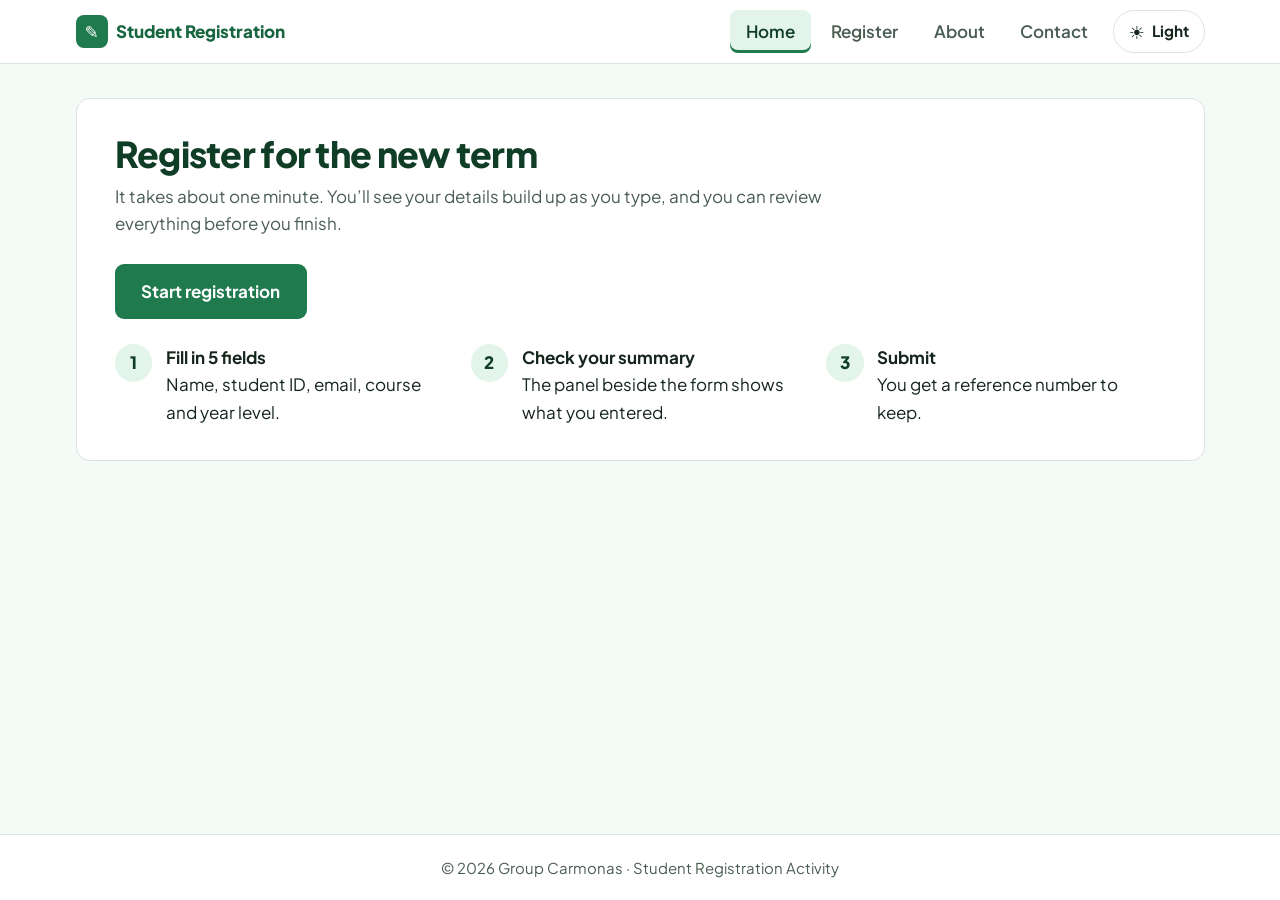
<file: index.html>
<!DOCTYPE html>
<html lang="en" data-theme="light">
<head>
  <meta charset="UTF-8">
  <meta name="viewport" content="width=device-width, initial-scale=1.0">
  <title>Home | Student Registration</title>
  <link rel="stylesheet" href="style.css">
  <script>try{document.documentElement.setAttribute("data-theme",localStorage.getItem("sr-theme")==="dark"?"dark":"light")}catch(e){}</script>
</head>
<body>
  <a class="skip" href="#main">Skip to main content</a>

  <header class="top">
    <div class="bar">
      <a class="logo" href="index.html"><i aria-hidden="true">&#9998;</i>Student Registration</a>
      <div class="bar-r">
        <nav aria-label="Main navigation">
          <ul>
          <li><a href="index.html" aria-current="page">Home</a></li>
          <li><a href="register.html">Register</a></li>
          <li><a href="about.html">About</a></li>
          <li><a href="contact.html">Contact</a></li>
          </ul>
        </nav>
        <button type="button" class="theme" id="themeBtn" aria-pressed="false" aria-label="Dark mode"><span class="ico" id="themeIco" aria-hidden="true">&#9728;</span><span id="themeLbl">Light</span></button>
      </div>
    </div>
  </header>

  <main id="main" tabindex="-1">
    <div class="card">
      <h1>Register for the new term</h1>
      <p class="lead">It takes about one minute. You&rsquo;ll see your details build up as you type, and you can review everything before you finish.</p>
      <a class="btn btn-p" href="register.html" style="display:inline-block;text-decoration:none">Start registration</a>
      <ol class="steps">
        <li><b>Fill in 5 fields</b>Name, student ID, email, course and year level.</li>
        <li><b>Check your summary</b>The panel beside the form shows what you entered.</li>
        <li><b>Submit</b>You get a reference number to keep.</li>
      </ol>
    </div>
  </main>

  <footer>&copy; 2026 Group Carmonas &middot; Student Registration Activity</footer>

  <script src="script.js"></script>
</body>
</html>
</file>
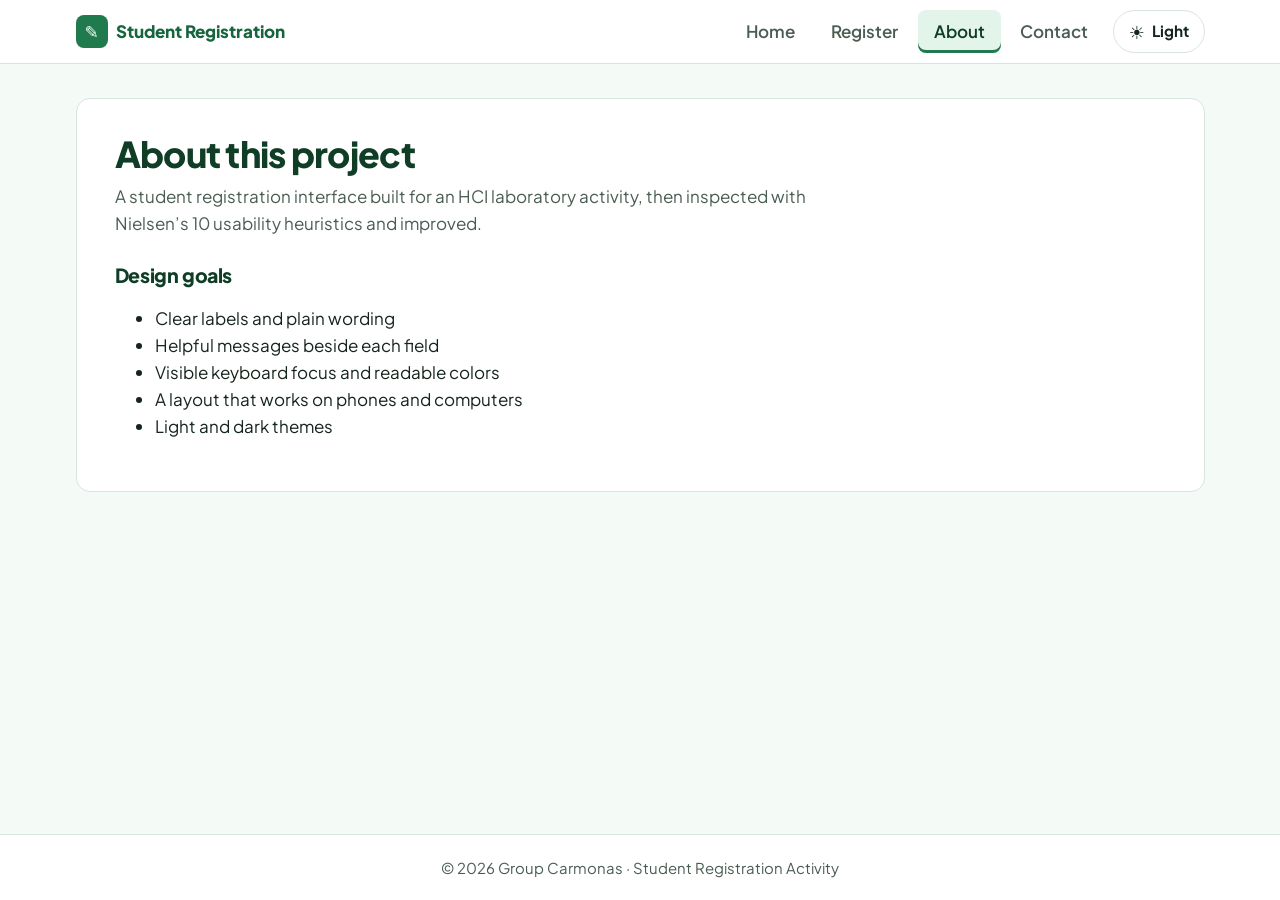
<file: about.html>
<!DOCTYPE html>
<html lang="en" data-theme="light">
<head>
  <meta charset="UTF-8">
  <meta name="viewport" content="width=device-width, initial-scale=1.0">
  <title>About | Student Registration</title>
  <link rel="stylesheet" href="style.css">
  <script>try{document.documentElement.setAttribute("data-theme",localStorage.getItem("sr-theme")==="dark"?"dark":"light")}catch(e){}</script>
</head>
<body>
  <a class="skip" href="#main">Skip to main content</a>

  <header class="top">
    <div class="bar">
      <a class="logo" href="index.html"><i aria-hidden="true">&#9998;</i>Student Registration</a>
      <div class="bar-r">
        <nav aria-label="Main navigation">
          <ul>
          <li><a href="index.html">Home</a></li>
          <li><a href="register.html">Register</a></li>
          <li><a href="about.html" aria-current="page">About</a></li>
          <li><a href="contact.html">Contact</a></li>
          </ul>
        </nav>
        <button type="button" class="theme" id="themeBtn" aria-pressed="false" aria-label="Dark mode"><span class="ico" id="themeIco" aria-hidden="true">&#9728;</span><span id="themeLbl">Light</span></button>
      </div>
    </div>
  </header>

  <main id="main" tabindex="-1">
    <div class="card">
      <h1>About this project</h1>
      <p class="lead">A student registration interface built for an HCI laboratory activity, then inspected with Nielsen&rsquo;s 10 usability heuristics and improved.</p>
      <h2 style="margin-bottom:.5rem">Design goals</h2>
      <ul>
        <li>Clear labels and plain wording</li>
        <li>Helpful messages beside each field</li>
        <li>Visible keyboard focus and readable colors</li>
        <li>A layout that works on phones and computers</li>
        <li>Light and dark themes</li>
      </ul>
    </div>
  </main>

  <footer>&copy; 2026 Group Carmonas &middot; Student Registration Activity</footer>

  <script src="script.js"></script>
</body>
</html>
</file>
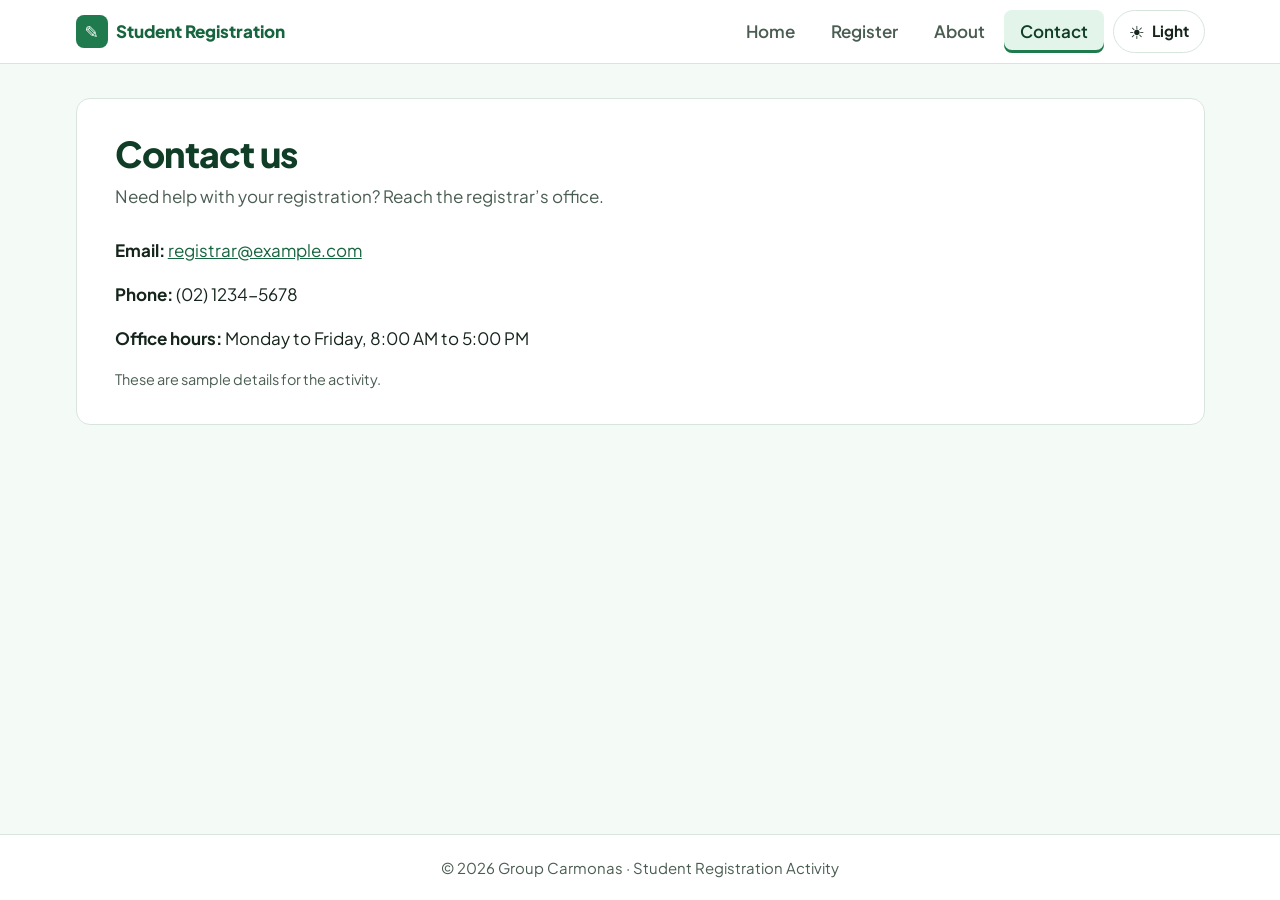
<file: contact.html>
<!DOCTYPE html>
<html lang="en" data-theme="light">
<head>
  <meta charset="UTF-8">
  <meta name="viewport" content="width=device-width, initial-scale=1.0">
  <title>Contact | Student Registration</title>
  <link rel="stylesheet" href="style.css">
  <script>try{document.documentElement.setAttribute("data-theme",localStorage.getItem("sr-theme")==="dark"?"dark":"light")}catch(e){}</script>
</head>
<body>
  <a class="skip" href="#main">Skip to main content</a>

  <header class="top">
    <div class="bar">
      <a class="logo" href="index.html"><i aria-hidden="true">&#9998;</i>Student Registration</a>
      <div class="bar-r">
        <nav aria-label="Main navigation">
          <ul>
          <li><a href="index.html">Home</a></li>
          <li><a href="register.html">Register</a></li>
          <li><a href="about.html">About</a></li>
          <li><a href="contact.html" aria-current="page">Contact</a></li>
          </ul>
        </nav>
        <button type="button" class="theme" id="themeBtn" aria-pressed="false" aria-label="Dark mode"><span class="ico" id="themeIco" aria-hidden="true">&#9728;</span><span id="themeLbl">Light</span></button>
      </div>
    </div>
  </header>

  <main id="main" tabindex="-1">
    <div class="card">
      <h1>Contact us</h1>
      <p class="lead">Need help with your registration? Reach the registrar&rsquo;s office.</p>
      <p><strong>Email:</strong> <a href="mailto:registrar@example.com">registrar@example.com</a></p>
      <p><strong>Phone:</strong> (02) 1234-5678</p>
      <p><strong>Office hours:</strong> Monday to Friday, 8:00 AM to 5:00 PM</p>
      <p class="hint">These are sample details for the activity.</p>
    </div>
  </main>

  <footer>&copy; 2026 Group Carmonas &middot; Student Registration Activity</footer>

  <script src="script.js"></script>
</body>
</html>
</file>
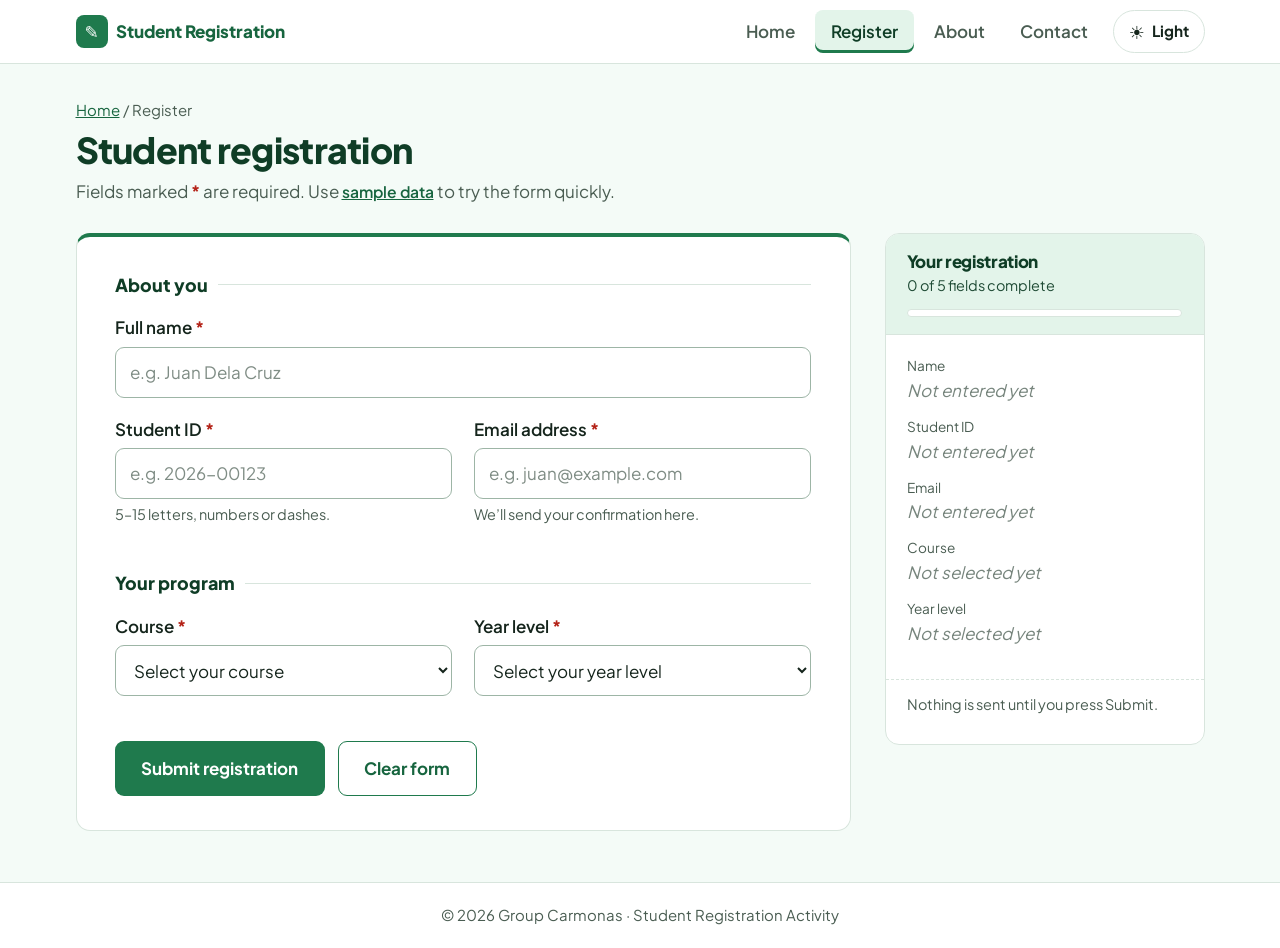
<file: register.html>
<!DOCTYPE html>
<html lang="en" data-theme="light">
<head>
  <meta charset="UTF-8">
  <meta name="viewport" content="width=device-width, initial-scale=1.0">
  <title>Register | Student Registration</title>
  <link rel="stylesheet" href="style.css">
  <script>try{document.documentElement.setAttribute("data-theme",localStorage.getItem("sr-theme")==="dark"?"dark":"light")}catch(e){}</script>
</head>
<body>
  <a class="skip" href="#main">Skip to main content</a>

  <header class="top">
    <div class="bar">
      <a class="logo" href="index.html"><i aria-hidden="true">&#9998;</i>Student Registration</a>
      <div class="bar-r">
        <nav aria-label="Main navigation">
          <ul>
          <li><a href="index.html">Home</a></li>
          <li><a href="register.html" aria-current="page">Register</a></li>
          <li><a href="about.html">About</a></li>
          <li><a href="contact.html">Contact</a></li>
          </ul>
        </nav>
        <button type="button" class="theme" id="themeBtn" aria-pressed="false" aria-label="Dark mode"><span class="ico" id="themeIco" aria-hidden="true">&#9728;</span><span id="themeLbl">Light</span></button>
      </div>
    </div>
  </header>

  <main id="main" tabindex="-1">
    <section>
  <p class="crumb"><a href="index.html">Home</a> / Register</p>
  <h1>Student registration</h1>
  <p class="lead">Fields marked <span class="req">*</span> are required. Use <button type="button" class="btn-link" id="sample">sample data</button> to try the form quickly.</p>

  <div class="layout" id="formLayout">
    <form class="panel" id="regForm" novalidate>
      <div class="summary-err" id="errSummary" role="alert" tabindex="-1" hidden>
        <h2 id="errTitle"></h2><ul id="errList"></ul>
      </div>

      <fieldset>
        <legend>About you</legend>
        <div class="field full" data-f="fullName">
          <label for="fullName">Full name <span class="req" aria-hidden="true">*</span></label>
          <div class="wrap"><input id="fullName" name="fullName" autocomplete="name" placeholder="e.g. Juan Dela Cruz" aria-describedby="fullName-m" required></div>
          <p class="msg" id="fullName-m"></p>
        </div>
        <div class="row">
          <div class="field" data-f="studentId">
            <label for="studentId">Student ID <span class="req" aria-hidden="true">*</span></label>
            <div class="wrap"><input id="studentId" name="studentId" placeholder="e.g. 2026-00123" autocapitalize="characters" aria-describedby="studentId-h studentId-m" required></div>
            <p class="hint" id="studentId-h">5–15 letters, numbers or dashes.</p>
            <p class="msg" id="studentId-m"></p>
          </div>
          <div class="field" data-f="email">
            <label for="email">Email address <span class="req" aria-hidden="true">*</span></label>
            <div class="wrap"><input id="email" name="email" type="email" autocomplete="email" placeholder="e.g. juan@example.com" aria-describedby="email-h email-m" required></div>
            <p class="hint" id="email-h">We’ll send your confirmation here.</p>
            <p class="msg" id="email-m"></p>
            <p class="suggest" id="emailSug" hidden></p>
          </div>
        </div>
      </fieldset>

      <fieldset>
        <legend>Your program</legend>
        <div class="row">
          <div class="field" data-f="course">
            <label for="course">Course <span class="req" aria-hidden="true">*</span></label>
            <div class="wrap"><select id="course" name="course" aria-describedby="course-m" required>
              <option value="">Select your course</option>
              <option>BS Information Technology</option><option>BS Computer Science</option>
              <option>BS Information Systems</option><option>BS Business Administration</option><option>BS Education</option>
            </select></div>
            <p class="msg" id="course-m"></p>
          </div>
          <div class="field" data-f="yearLevel">
            <label for="yearLevel">Year level <span class="req" aria-hidden="true">*</span></label>
            <div class="wrap"><select id="yearLevel" name="yearLevel" aria-describedby="yearLevel-m" required>
              <option value="">Select your year level</option>
              <option>1st Year</option><option>2nd Year</option><option>3rd Year</option><option>4th Year</option>
            </select></div>
            <p class="msg" id="yearLevel-m"></p>
          </div>
        </div>
      </fieldset>

      <div class="actions">
        <button type="submit" class="btn btn-p">Submit registration</button>
        <button type="button" class="btn btn-s" id="clearBtn">Clear form</button>
      </div>
    </form>

    <aside class="slip" aria-label="Registration summary">
      <div class="slip-h">
        <h2>Your registration</h2>
        <p id="progText" aria-live="polite">0 of 5 fields complete</p>
        <div class="prog" aria-hidden="true"><span id="progBar"></span></div>
      </div>
      <dl>
        <dt>Name</dt><dd data-o="fullName" class="empty">Not entered yet</dd>
        <dt>Student ID</dt><dd data-o="studentId" class="empty">Not entered yet</dd>
        <dt>Email</dt><dd data-o="email" class="empty">Not entered yet</dd>
        <dt>Course</dt><dd data-o="course" class="empty">Not selected yet</dd>
        <dt>Year level</dt><dd data-o="yearLevel" class="empty">Not selected yet</dd>
      </dl>
      <p class="slip-note">Nothing is sent until you press Submit.</p>
    </aside>
  </div>

  <!-- Confirmation area: hidden until a successful submit -->
  <div class="panel success" id="success" tabindex="-1" aria-live="polite" hidden>
    <span class="badge" aria-hidden="true">✓</span>
    <h1 style="font-size:1.6rem">Registration submitted</h1>
    <p style="color:var(--soft);margin:.4rem 0 0">Thank you, <strong id="sName"></strong>. Keep this reference number.</p>
    <div class="ref" id="sRef"></div>
    <dl>
      <dt>Student ID</dt><dd id="sId"></dd>
      <dt>Email</dt><dd id="sEmail"></dd>
      <dt>Course</dt><dd id="sCourse"></dd>
      <dt>Year level</dt><dd id="sYear"></dd>
    </dl>
    <div class="actions">
      <button type="button" class="btn btn-p" id="againBtn">Register another student</button>
      <button type="button" class="btn btn-s" id="editBtn">Edit my details</button>
      <button type="button" class="btn btn-s" id="copyBtn">Copy reference</button>
      <button type="button" class="btn btn-s" id="printBtn">Print</button>
    </div>
  </div>
</section>
  </main>

  <footer>&copy; 2026 Group Carmonas &middot; Student Registration Activity</footer>

  <script src="script.js"></script>
</body>
</html>
</file>
<file: style.css>
/* Font: Plus Jakarta Sans (bundled in /fonts, works offline) */
@font-face{font-family:"Plus Jakarta Sans";src:url("fonts/PlusJakartaSans.woff2") format("woff2");font-weight:200 800;font-style:normal;font-display:swap}
/* Theme: light by default; the toggle in the header sets data-theme="dark" */
:root{
  --g9:#0f3d26;--g7:#17653f;--g6:#1f7a4d;--g5:#2e9a63;--g1:#e3f4ea;
  --bg:#f4fbf7;--surface:#fff;--text:#15251c;--soft:#4a5d52;--line:#d8e5dd;--field:#9db5a6;
  --err:#b42318;--errbg:#fef3f2;--ok:#17653f;--on-primary:#fff;--ink-btn:#1f7a4d;
  box-sizing:border-box;padding-top:env(safe-area-inset-top,0px);padding-bottom:env(safe-area-inset-bottom,0px);
}
:root[data-theme="dark"]{
  --g9:#d7f2e2;--g7:#7fd6a5;--g6:#2e9a63;--g5:#4cc185;--g1:#173626;
  --bg:#0d1a13;--surface:#13251b;--text:#e8f3ec;--soft:#a5bcae;--line:#27402f;--field:#4d6b59;
  --err:#ff8a7e;--errbg:#3a1815;--ok:#7fd6a5;--on-primary:#06140c;--ink-btn:#4cc185;}
*{box-sizing:border-box}
html{font-size:106.25%;scroll-padding-top:env(safe-area-inset-top,0px)}
body{margin:0;min-height:100vh;display:flex;flex-direction:column;background:var(--bg);color:var(--text);
  font-family:"Plus Jakarta Sans","Segoe UI",system-ui,Arial,sans-serif;line-height:1.6}
[hidden]{display:none!important}
h1,h2,h3{margin:0;line-height:1.2;letter-spacing:-.02em;color:var(--g9);font-weight:800}
h1{font-size:2.1rem}h2{font-size:1.15rem}
a{color:var(--g7)}
.skip{position:absolute;left:-999px;top:0;background:var(--g9);color:var(--bg);padding:.6rem 1rem;z-index:20}
.skip:focus{left:0}
:focus-visible{outline:3px solid var(--g5);outline-offset:2px}

/* header */
header.top{background:var(--surface);border-bottom:1px solid var(--line);position:sticky;top:env(safe-area-inset-top,0px);z-index:5}
.bar{max-width:1180px;margin:0 auto;padding:.6rem 1.5rem;display:flex;align-items:center;justify-content:space-between;gap:.75rem;flex-wrap:wrap}
.logo{font-weight:800;color:var(--g7);text-decoration:none;display:flex;align-items:center;gap:.5rem}
.logo i{width:1.9rem;height:1.9rem;border-radius:8px;background:var(--g6);color:var(--on-primary);display:grid;place-items:center;font-style:normal;font-size:1rem}
nav ul{list-style:none;margin:0;padding:0;display:flex;gap:.2rem;flex-wrap:wrap}
nav a{display:block;padding:.45rem .95rem;border-radius:8px;color:var(--soft);text-decoration:none;font-weight:600}
nav a:hover{background:var(--g1);color:var(--g9)}
nav a[aria-current="page"]{background:var(--g1);color:var(--g9);box-shadow:inset 0 -3px 0 var(--g6)}

main{flex:1;width:100%;max-width:1180px;margin:0 auto;padding:2rem 1.5rem 3rem}
.crumb{font-size:.88rem;color:var(--soft);margin:0 0 .4rem}
.bar-r{display:flex;align-items:center;gap:.5rem;flex-wrap:wrap}
.theme{font:inherit;font-weight:700;font-size:.9rem;display:flex;align-items:center;gap:.45rem;padding:.45rem .85rem;min-height:2.5rem;border-radius:99px;border:1.5px solid var(--line);background:var(--surface);color:var(--text);cursor:pointer;transition:background .15s,border-color .15s}
.theme:hover{background:var(--g1);border-color:var(--g5)}
.theme .ico{font-size:1.05rem;line-height:1}
.lead{color:var(--soft);margin:.4rem 0 1.6rem;max-width:60ch}
.req{color:var(--err);font-weight:700}

/* register layout */
.layout{display:grid;grid-template-columns:minmax(0,1fr) 320px;gap:2rem;align-items:start}
.panel{background:var(--surface);border:1px solid var(--line);border-top:4px solid var(--g6);border-radius:14px;padding:2rem 2.25rem}
fieldset{border:0;margin:0 0 1.6rem;padding:0}
legend{padding:0;font-weight:800;font-size:1.05rem;color:var(--g9);margin-bottom:.9rem;display:flex;align-items:center;gap:.6rem;width:100%}
legend::after{content:"";flex:1;height:1px;background:var(--line)}
.row{display:grid;grid-template-columns:1fr 1fr;gap:0 1.25rem}
.field{margin-bottom:1.05rem;min-width:0}
.field.full{grid-column:1/-1}
label{display:block;font-weight:600;margin-bottom:.3rem}
.wrap{position:relative}
input,select{width:100%;height:3rem;font:inherit;color:var(--text);background:var(--surface);
  border:1.5px solid var(--field);border-radius:9px;padding:.5rem 2.4rem .5rem .85rem;transition:border-color .15s,box-shadow .15s}
select{padding-right:.85rem}
input:hover,select:hover{border-color:var(--g5)}
input:focus,select:focus{border-color:var(--g6);box-shadow:0 0 0 4px var(--g1);outline:none}
input:focus-visible,select:focus-visible{outline:3px solid var(--g5);outline-offset:1px}
input::placeholder{color:var(--soft);opacity:.7}
.field.invalid input,.field.invalid select{border-color:var(--err);background:var(--errbg)}
.field.valid input,.field.valid select{border-color:var(--g6)}
.mark{position:absolute;right:.8rem;top:50%;transform:translateY(-50%);pointer-events:none;font-weight:800;font-size:1.05rem}
.field.valid .wrap::after{content:"✓";position:absolute;right:.85rem;top:50%;transform:translateY(-50%);color:var(--ok);font-weight:800}
.field.valid select + *{display:none}
.hint{font-size:.85rem;color:var(--soft);margin:.3rem 0 0;line-height:1.4}
.msg{display:none;margin:.3rem 0 0;color:var(--err);font-size:.88rem;font-weight:600;line-height:1.4}
.field.invalid .msg{display:flex;gap:.4rem}
.field.invalid .msg::before{content:"⚠";flex:none}
.suggest{margin:.3rem 0 0;font-size:.88rem}
.suggest button{all:unset;color:var(--g7);font-weight:700;text-decoration:underline;cursor:pointer}
.suggest button:focus-visible{outline:3px solid var(--g5);outline-offset:2px}

.summary-err{border:1.5px solid var(--err);background:var(--errbg);border-radius:10px;padding:.9rem 1.1rem;margin-bottom:1.4rem}
.summary-err h2{color:var(--err);font-size:1rem;margin-bottom:.3rem}
.summary-err ul{margin:0;padding-left:1.2rem}
.summary-err a{color:var(--err);font-weight:600}

.actions{display:flex;gap:.75rem;flex-wrap:wrap;align-items:center;margin-top:.5rem}
.btn{font:inherit;font-weight:700;padding:.75rem 1.5rem;border-radius:9px;border:1.5px solid transparent;cursor:pointer;transition:background .15s,transform .05s;min-height:3rem}
.btn:active{transform:translateY(1px)}
.btn-p{background:var(--ink-btn);color:var(--on-primary)}
.btn-p:hover{background:var(--g7)}
:root[data-theme="dark"] .btn-p:hover{background:var(--g7);color:#06140c}
.btn-s{background:transparent;color:var(--g7);border-color:var(--g6)}
.btn-s:hover{background:var(--g1)}
.btn-link{all:unset;cursor:pointer;color:var(--g7);font-weight:600;text-decoration:underline;font-size:.92rem}
.btn-link:focus-visible{outline:3px solid var(--g5);outline-offset:3px}

/* live summary slip */
.slip{position:sticky;top:calc(4.6rem + env(safe-area-inset-top,0px));background:var(--surface);border:1px solid var(--line);border-radius:14px;overflow:hidden}
.slip-h{background:var(--g1);color:var(--g9);padding:1rem 1.25rem;border-bottom:1px solid var(--line)}
.slip-h h2{color:inherit;font-size:1rem}
.slip-h p{margin:.15rem 0 .7rem;font-size:.85rem;opacity:.92}
.prog{height:8px;border-radius:99px;background:var(--surface);border:1px solid var(--line);overflow:hidden}
.prog span{display:block;height:100%;width:0;background:var(--g6);border-radius:99px;transition:width .3s}
.slip dl{margin:0;padding:.5rem 1.25rem 1rem;position:relative}
.slip dt{font-size:.8rem;color:var(--soft);margin-top:.7rem}
.slip dd{margin:0;font-weight:600;min-height:1.6em;word-break:break-word}
.slip dd.empty{color:var(--soft);font-weight:400;font-style:italic;opacity:.75}
.slip-note{padding:.8rem 1.25rem;border-top:1px dashed var(--line);font-size:.85rem;color:var(--soft)}

/* success */
.success{border-left:6px solid var(--g6)}
.success .badge{display:inline-grid;place-items:center;width:3rem;height:3rem;border-radius:50%;background:var(--g1);color:var(--ok);font-size:1.5rem;font-weight:800;margin-bottom:.8rem}
.ref{display:inline-block;margin:.8rem 0 1.2rem;padding:.4rem .9rem;border:1.5px dashed var(--g6);border-radius:8px;font-weight:800;letter-spacing:.04em;color:var(--g9)}
.success dl{display:grid;grid-template-columns:max-content 1fr;gap:.4rem 1.5rem;margin:0 0 1.5rem}
.success dt{color:var(--soft);font-weight:600}.success dd{margin:0;font-weight:600}

/* toast */
.toast{position:fixed;left:50%;bottom:calc(1.25rem + env(safe-area-inset-bottom,0px));transform:translateX(-50%);background:var(--surface);color:var(--text);border:1.5px solid var(--g6);
  padding:.75rem 1.1rem;border-radius:10px;display:flex;gap:1rem;align-items:center;z-index:30;box-shadow:0 10px 30px rgba(0,0,0,.25);max-width:92vw}
.toast button{all:unset;cursor:pointer;font-weight:800;text-decoration:underline;color:var(--g7)}
.toast button:focus-visible{outline:3px solid var(--g5);outline-offset:3px}

/* simple pages */
.card{background:var(--surface);border:1px solid var(--line);border-radius:14px;padding:2rem 2.25rem;margin-bottom:1.25rem}
.steps{display:grid;grid-template-columns:repeat(3,1fr);gap:1rem;margin:1.5rem 0 0;padding:0;list-style:none;counter-reset:s}
.steps li{counter-increment:s;padding-left:3rem;position:relative}
.steps li::before{content:counter(s);position:absolute;left:0;top:0;width:2.2rem;height:2.2rem;border-radius:50%;background:var(--g1);color:var(--g9);font-weight:800;display:grid;place-items:center}
.steps b{display:block}
footer{text-align:center;padding:1.2rem;border-top:1px solid var(--line);background:var(--surface);color:var(--soft);font-size:.88rem}
@media print{header.top,footer,.actions,.skip{display:none!important}}

@media (max-width:900px){
  .layout{grid-template-columns:1fr}
  .slip{position:static;order:-1}
  .slip dl{display:none}.slip-note{display:none}
}
@media (max-width:640px){
  h1{font-size:1.6rem}.panel,.card{padding:1.25rem}
  .row{grid-template-columns:1fr}
  .actions .btn{width:100%}.steps{grid-template-columns:1fr}
  .success dl{grid-template-columns:1fr;gap:0}.success dt{margin-top:.6rem}
  main{padding:1.25rem 1rem 2rem}.bar{padding:.5rem 1rem}
}
@media (prefers-reduced-motion:reduce){*{transition:none!important}}
</file>
